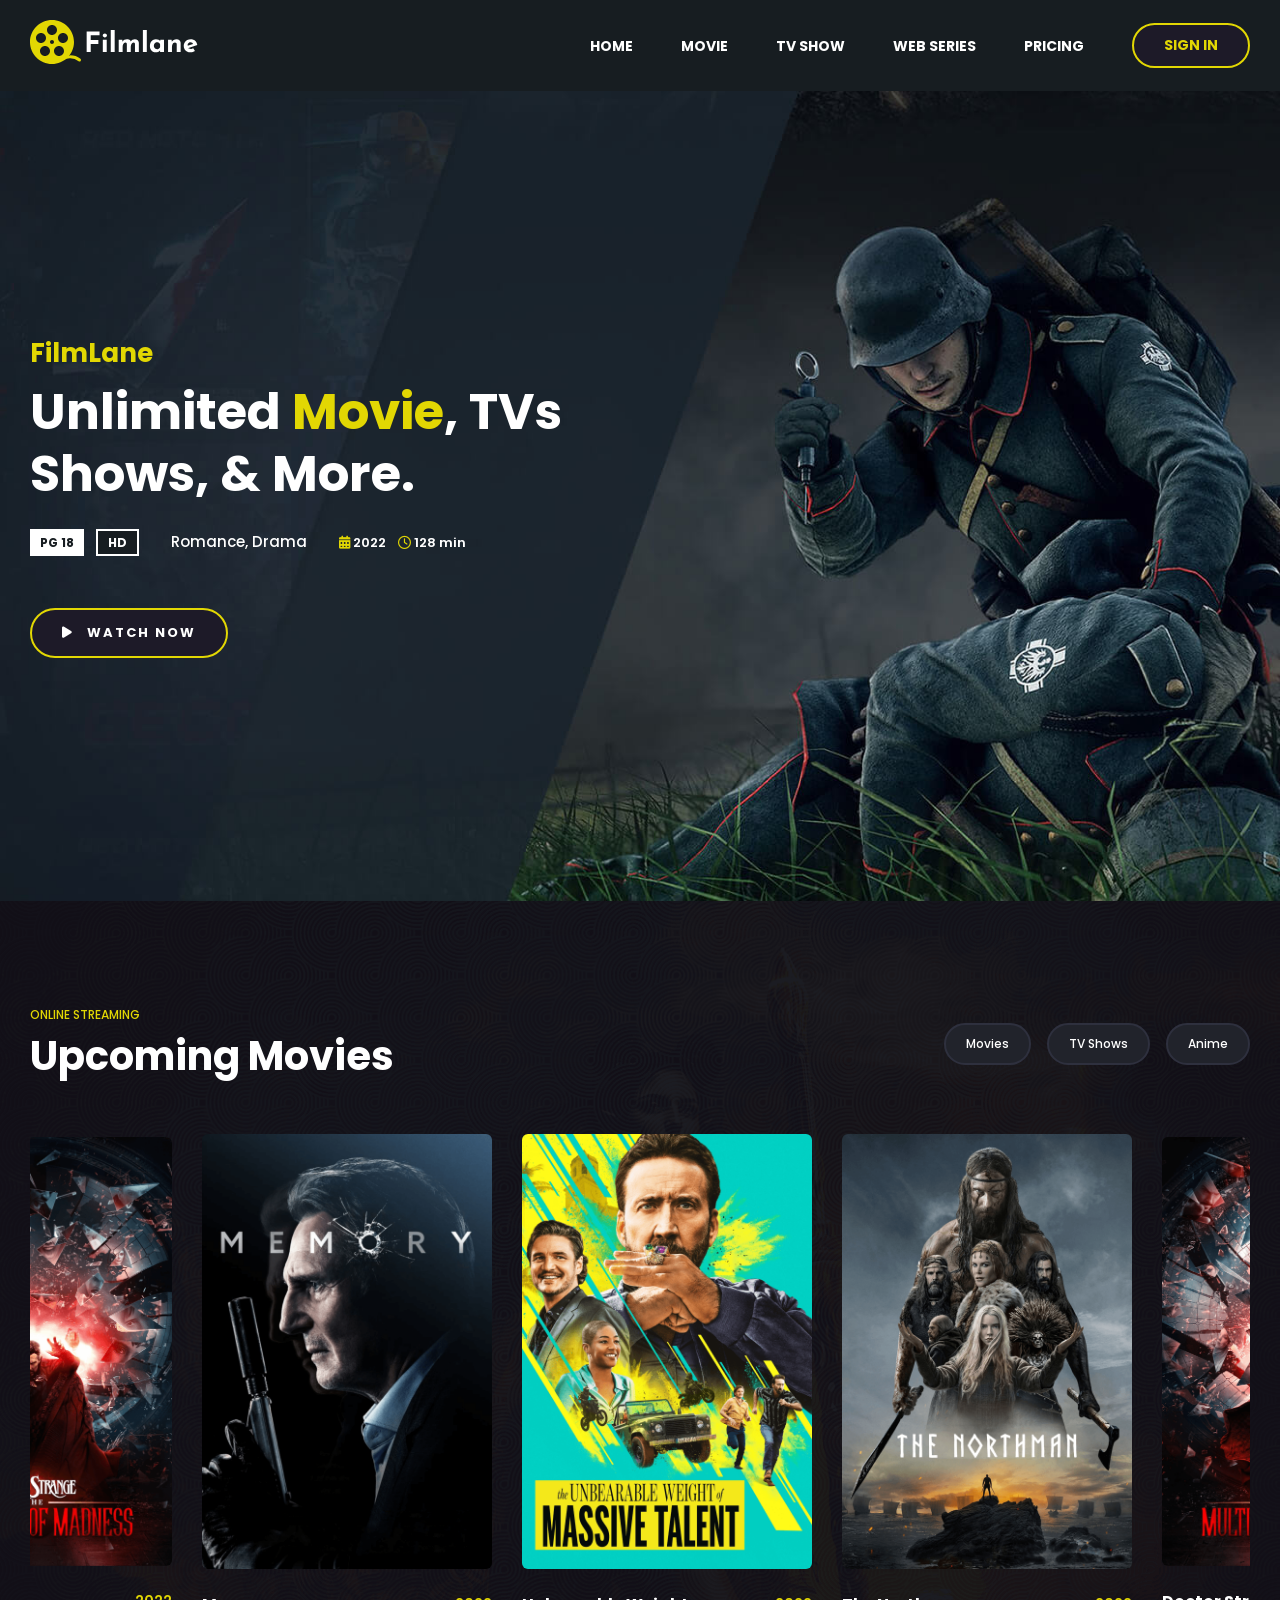
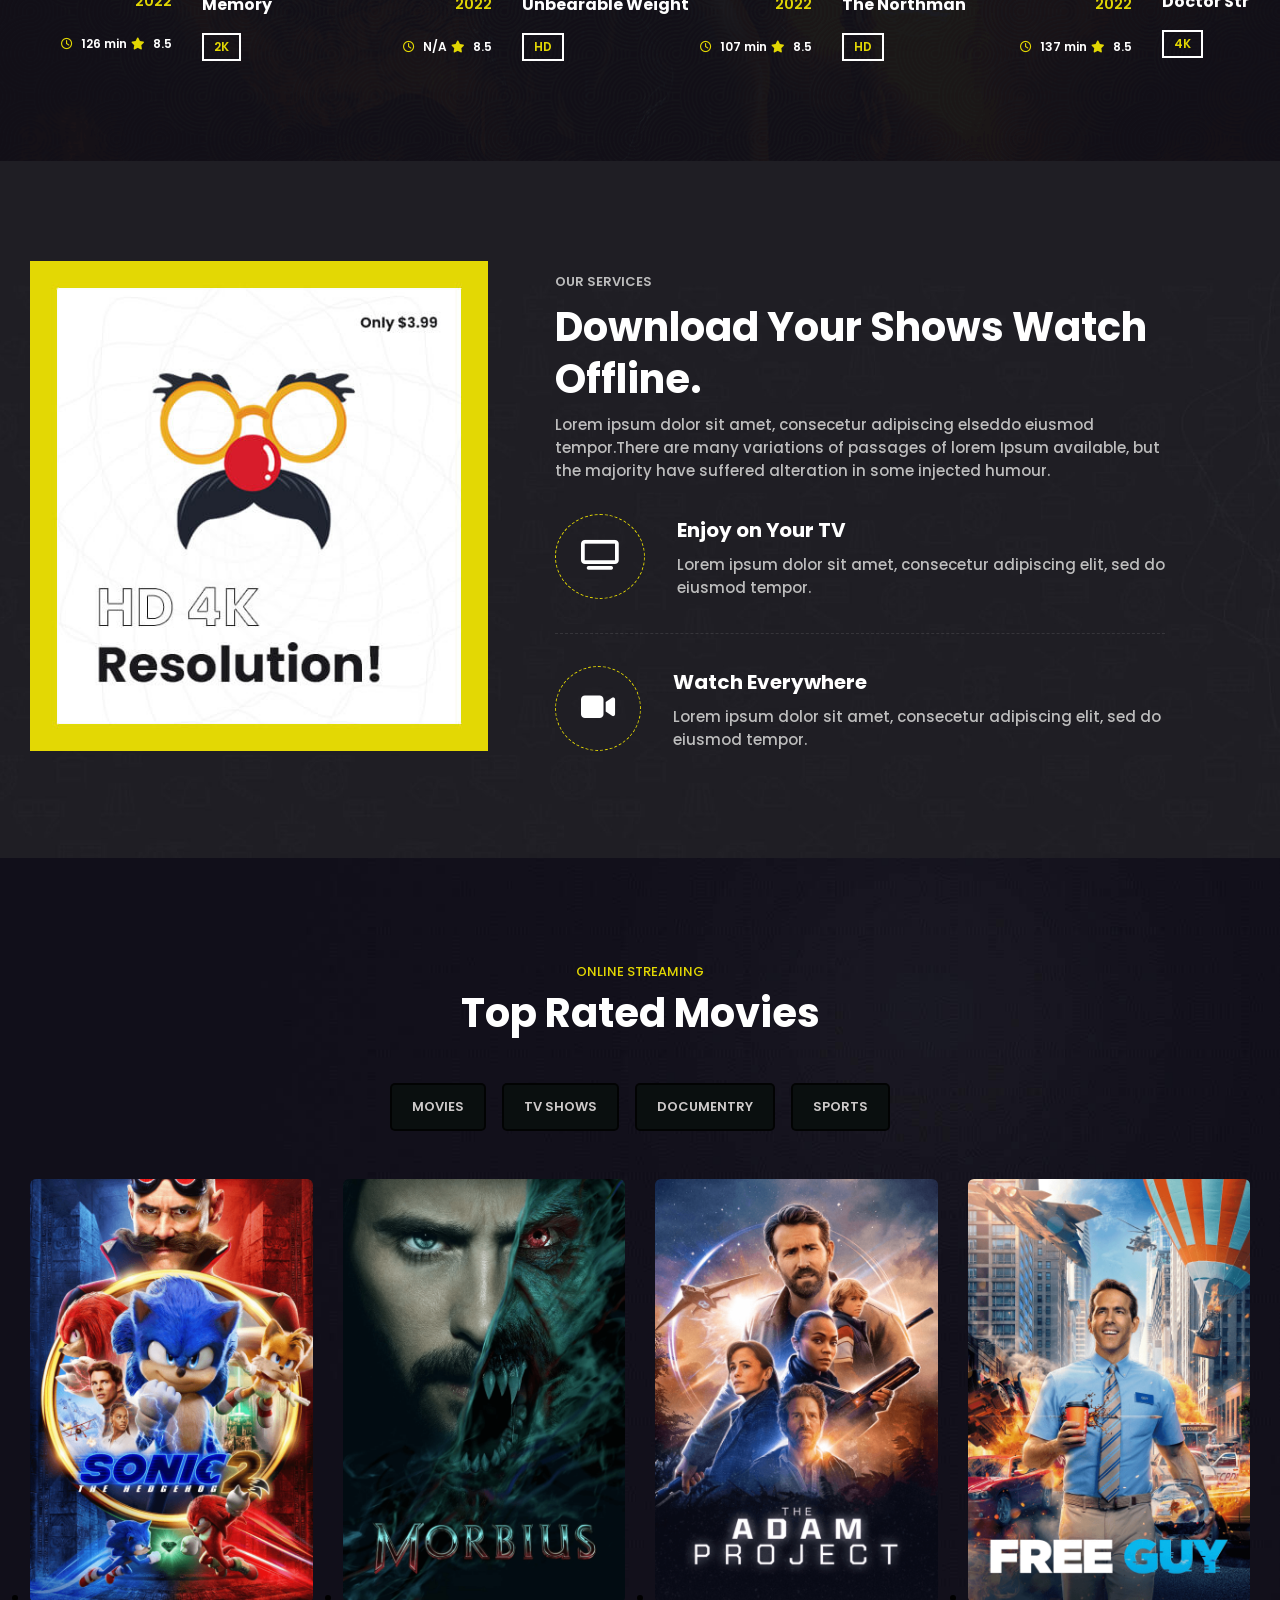
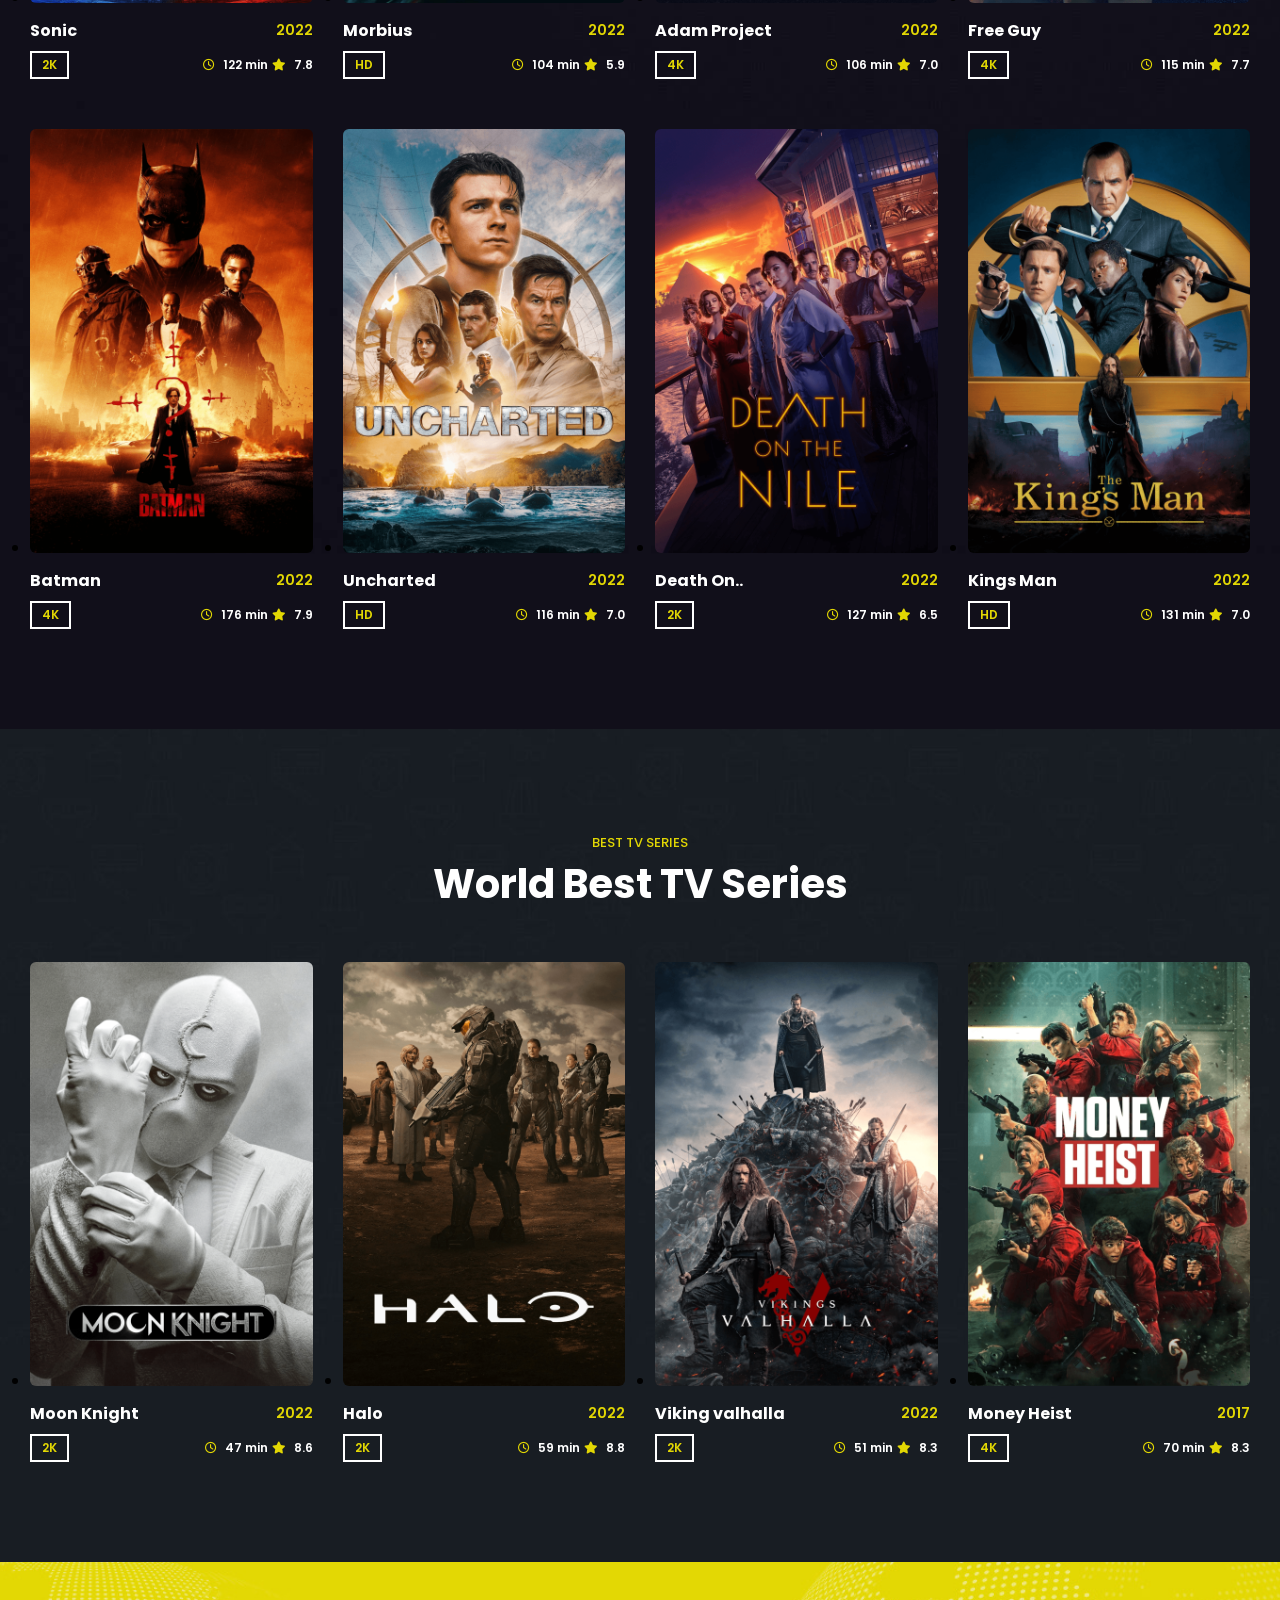
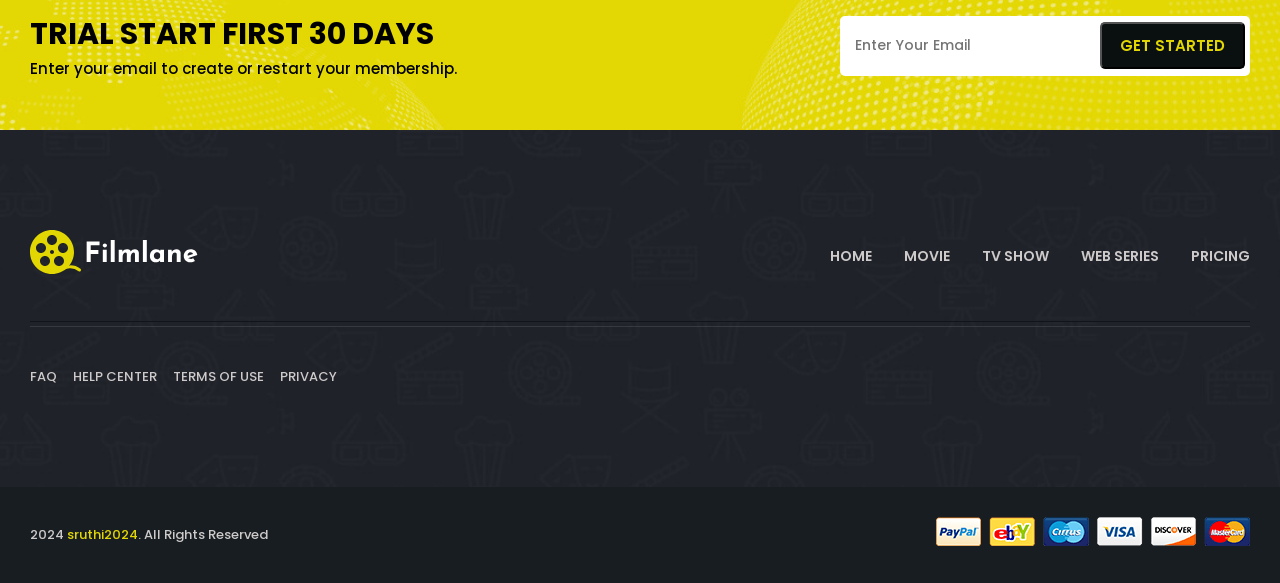
<file: index.html>
<!DOCTYPE html>
<html lang="en">
  <head>
    <meta charset="UTF-8" />
    <meta http-equiv="X-UA-Compatible" content="IE=edge" />
    <meta name="viewport" content="width=device-width, initial-scale=1.0" />
    <title>FilmLane - Movie Streaming Website</title>
    <link rel="stylesheet" href="css/style.css" />

    <!--- google font link-->
    <link rel="preconnect" href="https://fonts.googleapis.com" />
    <link rel="preconnect" href="https://fonts.gstatic.com" crossorigin />
    <link
      href="https://fonts.googleapis.com/css2?family=Poppins:wght@400;500;600;700&display=swap"
      rel="stylesheet"
    />

    <!-- Fontawesome Link for Icons -->
    <link
      rel="stylesheet"
      href="https://cdnjs.cloudflare.com/ajax/libs/font-awesome/6.3.0/css/all.min.css"
    />
  </head>
  <body>
    <!-- navbar starts -->
    <header>
      <nav class="navbar">
        <div class="logo">
          <a href=""><img src="images/logo.svg" alt="" /></a>
        </div>
        <ul class="nav-list">
          <div class="logo">
            <a href=""><img src="images/logo.svg" alt=""></a>
            <button class="close"><i class="fa-solid fa-xmark"></i></button>
          </div>
          <li class="home"><a href="">home</a></li>
          <li><a href="">movie</a></li>
          <li><a href="">tv show</a></li>
          <li><a href="">web series</a></li>
          <li><a href="">pricing</a></li>
          <button class="btn">SIGN IN</button>
        </ul>
        <div class="hamburger">
          <div class="line"></div>
          <div class="line"></div>
        </div>
      </nav>
    </header>

    <!-- hero section starts  -->
    <section class="hero">
      <div class="main">
        <div class="content">
          <p>FilmLane</p>
          <h1>Unlimited <strong>Movie</strong>, TVs Shows, & More.</h1>
          <div class="meta-wrapper">
            <div class="badge">
              <span>PG 18</span>
              <span>HD</span>
            </div>
            <div class="genre">
              <span><a href="">Romance,</a> <a href="">Drama</a></span>
            </div>
            <div class="date-time">
              <span><i class="fa-solid fa-calendar-days"></i> 2022</span>
              <span><i class="fa-regular fa-clock"></i> 128 min</span>
            </div>
          </div>
          <div class="watch-btn">
            <button><i class="fa-solid fa-play"></i> Watch Now</button>
          </div>
        </div>
      </div>
    </section>

    <!-- upcoming movie section starts  -->
    <section class="upcoming-movie">
      <div class="header">
        <div class="subtitle">
          <small>online Streaming</small>
          <h4>Upcoming Movies</h4>
        </div>
        <div class="buttons">
          <button>Movies</button>
          <button>TV Shows</button>
          <button>Anime</button>
        </div>
      </div>
      <div class="movie-card">
        <div class="wrapper">
          <ul class="movie-carousel">
            <li class="card">
              <div class="img">
                <a href="movie-detail.html"><img src="images/upcoming-1.png" alt="" /></a>
              </div>
              <div class="title">
                <a href="movie-detail.html"><h4>The Northman</h4></a>
                <span>2022</span>
              </div>
              <div class="footer">
                <span>HD</span>
                <div class="time-rating">
                  <span><i class="fa-regular fa-clock"></i> 137 min</span>
                  <span><i class="fa-solid fa-star"></i> 8.5</span>
                </div>
              </div>
            </li>
            <li class="card">
              <div class="img">
                <a href="movie-detail.html"><img src="images/upcoming-2.png" alt="" /></a>
              </div>
              <div class="title">
                <a href="movie-detail.html"><h4>Doctor Strange</h4></a>
                <span>2022</span>
              </div>
              <div class="footer">
                <span>4K</span>
                <div class="time-rating">
                  <span><i class="fa-regular fa-clock"></i> 126 min</span>
                  <span><i class="fa-solid fa-star"></i> 8.5</span>
                </div>
              </div>
            </li>
            <li class="card">
              <div class="img">
                <a href="movie-detail.html"><img src="images/upcoming-3.png" alt="" /></a>
              </div>
              <div class="title">
                <a href="movie-detail.html"><h4>Memory</h4></a>
                <span>2022</span>
              </div>
              <div class="footer">
                <span>2K</span>
                <div class="time-rating">
                  <span><i class="fa-regular fa-clock"></i> N/A</span>
                  <span><i class="fa-solid fa-star"></i> 8.5</span>
                </div>
              </div>
            </li>
            <li class="card">
              <div class="img">
                <a href="movie-detail.html"><img src="images/upcoming-4.png" alt="" /></a>
              </div>
              <div class="title">
                <a href="movie-detail.html"><h4>Unbearable Weight</h4></a>
                <span>2022</span>
              </div>
              <div class="footer">
                <span>HD</span>
                <div class="time-rating">
                  <span><i class="fa-regular fa-clock"></i> 107 min</span>
                  <span><i class="fa-solid fa-star"></i> 8.5</span>
                </div>
              </div>
            </li>
          </ul>
        </div>
      </div>
    </section>

    <!-- service section starts -->
    <section class="service">
      <div class="main">
        <div class="img">
          <img src="images/service-banner.jpg" alt="" />
        </div>
        <div class="content">
          <small>our services</small>
          <h4>Download Your Shows Watch Offline.</h4>
          <p>
            Lorem ipsum dolor sit amet, consecetur adipiscing elseddo eiusmod
            tempor.There are many variations of passages of lorem Ipsum
            available, but the majority have suffered alteration in some
            injected humour.
          </p>
          <ul class="list">
            <li>
              <div class="service-card">
                <div class="img">
                  <div class="icon">
                    <i class="fa-solid fa-tv"></i>
                  </div>
                </div>
                <div class="service-content">
                  <h5>Enjoy on Your TV</h5>
                  <p>
                    Lorem ipsum dolor sit amet, consecetur adipiscing elit, sed
                    do eiusmod tempor.
                  </p>
                </div>
              </div>
            </li>
            <hr />
            <li>
              <div class="service-card">
                <div class="img">
                  <div class="icon">
                    <i class="fa-solid fa-video"></i>
                  </div>
                </div>
                <div class="service-content">
                  <h5>Watch Everywhere</h5>
                  <p>
                    Lorem ipsum dolor sit amet, consecetur adipiscing elit, sed
                    do eiusmod tempor.
                  </p>
                </div>
              </div>
            </li>
          </ul>
        </div>
      </div>
    </section>

    <!-- top movie section start  -->
    <section class="top-movie same">
      <div class="header">
        <small>online streaming</small>
        <h4>Top Rated Movies</h4>
      </div>
      <div class="top-movie-main">
        <div class="buttons">
          <button>movies</button>
          <button>tv shows</button>
          <button>documentry</button>
          <button>sports</button>
        </div>
        <div class="movie-card">
          <ul class="wrapper">
            <li class="card">
              <div class="img">
                <a href="movie-detail.html"><img src="images/movie-1.png" alt="" /></a>
              </div>
              <div class="title">
                <a href="movie-detail.html"><h4>Sonic</h4></a>
                <span>2022</span>
              </div>
              <div class="footer">
                <span>2K</span>
                <div class="time-rating">
                  <span><i class="fa-regular fa-clock"></i> 122 min</span>
                  <span><i class="fa-solid fa-star"></i> 7.8</span>
                </div>
              </div>
            </li>
            <li class="card">
              <div class="img">
                <a href="movie-detail.html"><img src="images/movie-2.png" alt="" /></a>
              </div>
              <div class="title">
                <a href="movie-detail.html"><h4>Morbius</h4></a>
                <span>2022</span>
              </div>
              <div class="footer">
                <span>HD</span>
                <div class="time-rating">
                  <span><i class="fa-regular fa-clock"></i> 104 min</span>
                  <span><i class="fa-solid fa-star"></i> 5.9</span>
                </div>
              </div>
            </li>
            <li class="card">
              <div class="img">
                <a href="movie-detail.html"><img src="images/movie-3.png" alt="" /></a>
              </div>
              <div class="title">
                <a href="movie-detail.html"><h4>Adam Project</h4></a>
                <span>2022</span>
              </div>
              <div class="footer">
                <span>4K</span>
                <div class="time-rating">
                  <span><i class="fa-regular fa-clock"></i> 106 min</span>
                  <span><i class="fa-solid fa-star"></i> 7.0</span>
                </div>
              </div>
            </li>
            <li class="card">
              <div class="img">
                <a href="movie-detail.html"><img src="images/movie-4.png" alt="" /></a>
              </div>
              <div class="title">
                <a href="movie-detail.html"><h4>Free Guy</h4></a>
                <span>2022</span>
              </div>
              <div class="footer">
                <span>4K</span>
                <div class="time-rating">
                  <span><i class="fa-regular fa-clock"></i> 115 min</span>
                  <span><i class="fa-solid fa-star"></i> 7.7</span>
                </div>
              </div>
            </li>
            <li class="card">
              <div class="img">
                <a href="movie-detail.html"><img src="images/movie-5.png" alt="" /></a>
              </div>
              <div class="title">
                <a href="movie-detail.html"><h4>Batman</h4></a>
                <span>2022</span>
              </div>
              <div class="footer">
                <span>4K</span>
                <div class="time-rating">
                  <span><i class="fa-regular fa-clock"></i> 176 min</span>
                  <span><i class="fa-solid fa-star"></i> 7.9</span>
                </div>
              </div>
            </li>
            <li class="card">
              <div class="img">
                <a href="movie-detail.html"><img src="images/movie-6.png" alt="" /></a>
              </div>
              <div class="title">
                <a href="movie-detail.html"><h4>Uncharted</h4></a>
                <span>2022</span>
              </div>
              <div class="footer">
                <span>HD</span>
                <div class="time-rating">
                  <span><i class="fa-regular fa-clock"></i> 116 min</span>
                  <span><i class="fa-solid fa-star"></i> 7.0</span>
                </div>
              </div>
            </li>
            <li class="card">
              <div class="img">
                <a href="movie-detail.html"><img src="images/movie-7.png" alt="" /></a>
              </div>
              <div class="title">
                <a href="movie-detail.html"><h4>Death On..</h4></a>
                <span>2022</span>
              </div>
              <div class="footer">
                <span>2K</span>
                <div class="time-rating">
                  <span><i class="fa-regular fa-clock"></i> 127 min</span>
                  <span><i class="fa-solid fa-star"></i> 6.5</span>
                </div>
              </div>
            </li>
            <li class="card">
              <div class="img">
                <a href="movie-detail.html"><img src="images/movie-8.png" alt="" /></a>
              </div>
              <div class="title">
                <a href="movie-detail.html"><h4>Kings Man</h4></a>
                <span>2022</span>
              </div>
              <div class="footer">
                <span>HD</span>
                <div class="time-rating">
                  <span><i class="fa-regular fa-clock"></i> 131 min</span>
                  <span><i class="fa-solid fa-star"></i> 7.0</span>
                </div>
              </div>
            </li>
          </ul>
        </div>
      </div>
    </section>

    <!-- tvs series section starts  -->
    <section class="tv-series same">
      <div class="header">
        <small>best tv series</small>
        <h4>World Best TV Series</h4>
      </div>
      <div class="movie-card">
        <ul class="wrapper">
          <li class="card">
            <div class="img">
              <a href="movie-detail.html"><img src="images/series-1.png" alt="" /></a>
            </div>
            <div class="title">
              <a href="movie-detail.html"><h4>Moon Knight</h4></a>
              <span>2022</span>
            </div>
            <div class="footer">
              <span>2K</span>
              <div class="time-rating">
                <span><i class="fa-regular fa-clock"></i> 47 min</span>
                <span><i class="fa-solid fa-star"></i> 8.6</span>
              </div>
            </div>
          </li>
          <li class="card">
            <div class="img">
              <a href="movie-detail.html"><img src="images/series-2.png" alt="" /></a>
            </div>
            <div class="title">
              <a href="movie-detail.html"><h4>Halo</h4></a>
              <span>2022</span>
            </div>
            <div class="footer">
              <span>2K</span>
              <div class="time-rating">
                <span><i class="fa-regular fa-clock"></i> 59 min</span>
                <span><i class="fa-solid fa-star"></i> 8.8</span>
              </div>
            </div>
          </li>
          <li class="card">
            <div class="img">
              <a href="movie-detail.html"><img src="images/series-3.png" alt="" /></a>
            </div>
            <div class="title">
              <a href="movie-detail.html"><h4>Viking valhalla</h4></a>
              <span>2022</span>
            </div>
            <div class="footer">
              <span>2K</span>
              <div class="time-rating">
                <span><i class="fa-regular fa-clock"></i> 51 min</span>
                <span><i class="fa-solid fa-star"></i> 8.3</span>
              </div>
            </div>
          </li>
          <li class="card">
            <div class="img">
              <a href="movie-detail.html"><img src="images/series-4.png" alt="" /></a>
            </div>
            <div class="title">
              <a href="movie-detail.html"><h4>Money Heist</h4></a>
              <span>2017</span>
            </div>
            <div class="footer">
              <span>4K</span>
              <div class="time-rating">
                <span><i class="fa-regular fa-clock"></i> 70 min</span>
                <span><i class="fa-solid fa-star"></i> 8.3</span>
              </div>
            </div>
          </li>
        </ul>
      </div>
    </section>

    <!-- trial section starts  -->
    <section class="trial">
      <div class="main">
        <div class="content">
          <h4>trial start first 30 days</h4>
          <p>Enter your email to create or restart your membership.</p>
        </div>
        <div class="form">
          <div class="input">
            <input type="email" placeholder="Enter Your Email">
            <button>get started</button>
          </div>
        </div>
      </div>
    </section>

    <!-- footer section start -->
    <footer>
      <div class="main">
        <div class="footer-top">
          <nav>
            <div class="logo">
              <img src="images/logo.svg" alt="">
            </div>
            <ul class="list">
              <li><a href="">home</a></li>
              <li><a href="">movie</a></li>
              <li><a href="">tv show</a></li>
              <li><a href="">web series</a></li>
              <li><a href="">pricing</a></li>
            </ul>
          </nav>
          <hr>
          <div class="links">
            <div class="text-links">
              <a href="">faq</a>
              <a href="">help center</a>
              <a href="">terms of use</a>
              <a href="">privacy</a>
            </div>
            
          </div>
        </div>
        <div class="footer-bottom">
          <div class="copyright">
            <p> 2024 <a href="">sruthi2024</a>. All Rights Reserved</p>
          </div>
          <div class="img">
            <img src="images/footer-bottom-img.png" alt="">
          </div>
        </div>
      </div>
    </footer>

    <button class="back-to-top"><i class="fa-solid fa-chevron-up"></i></button>

    <script src="js/script.js"></script>
    <script src="js/navbar.js"></script>
  </body>
</html>
</file>
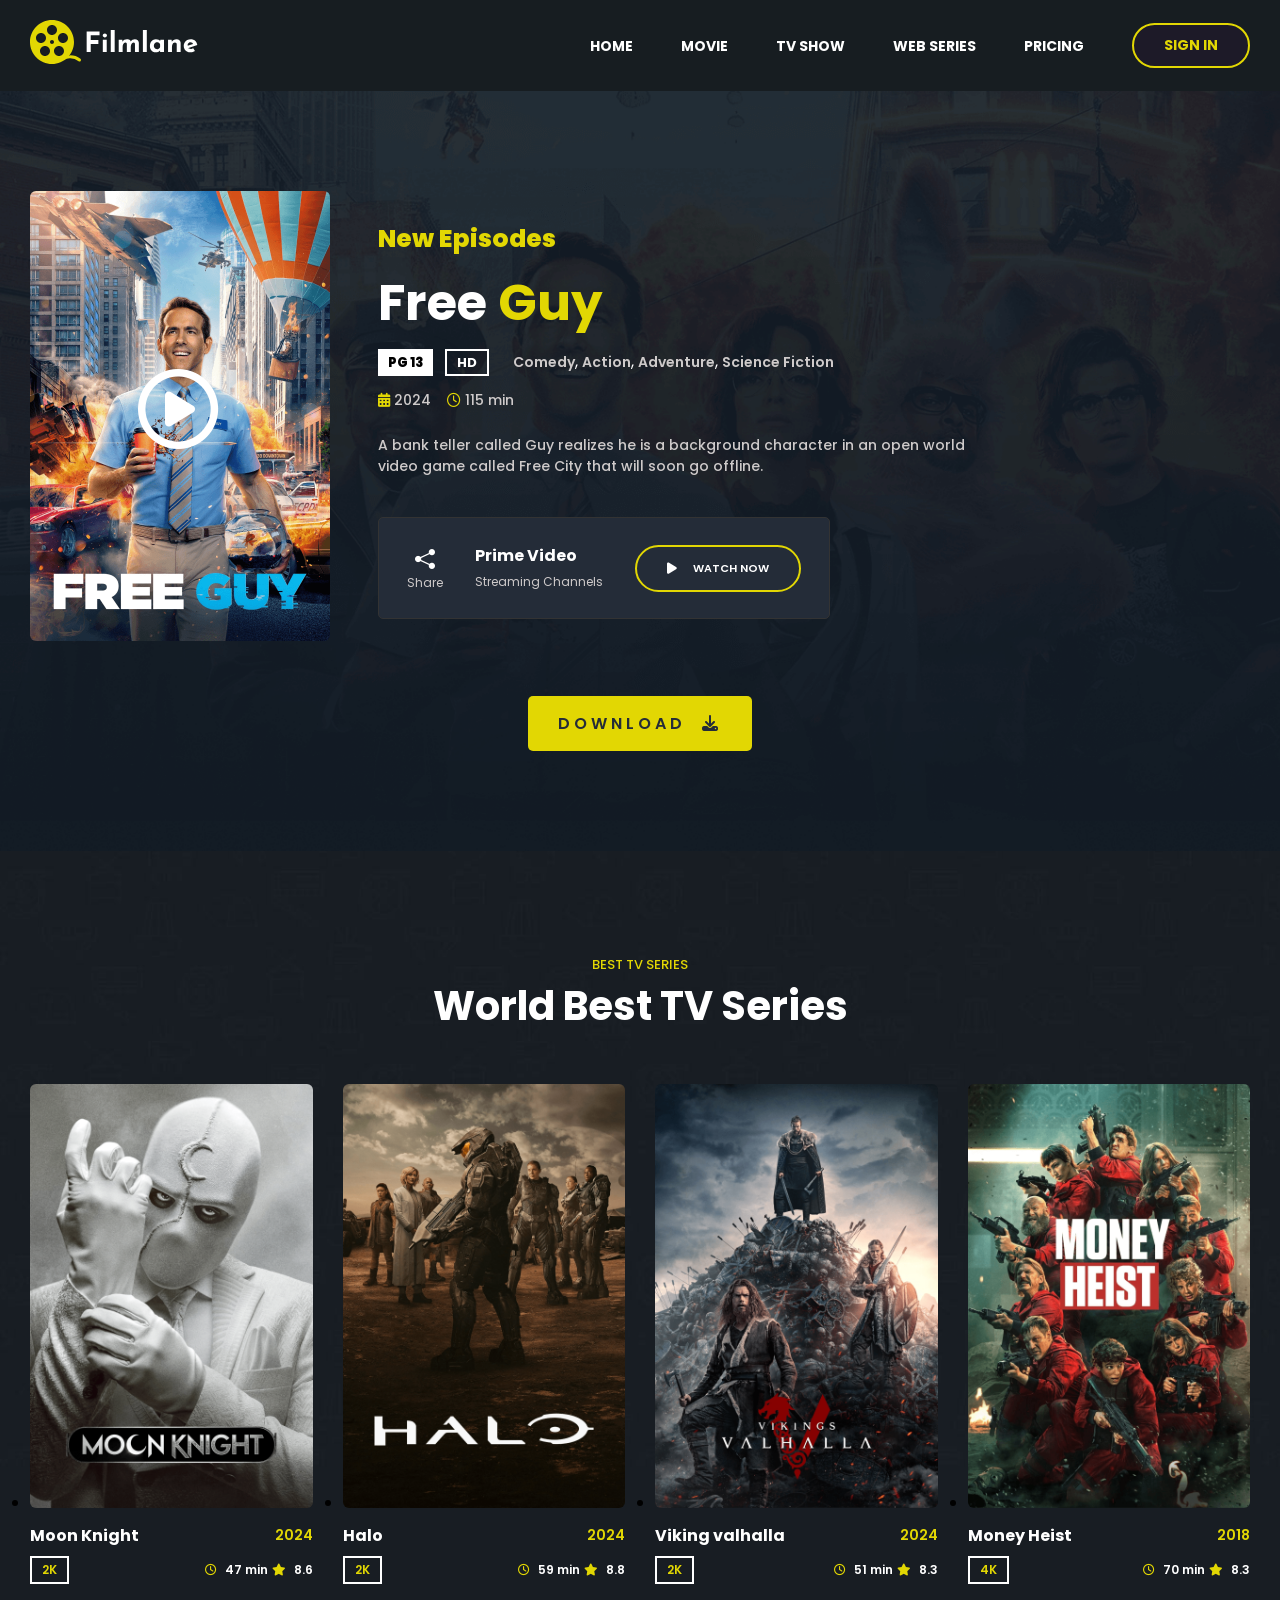
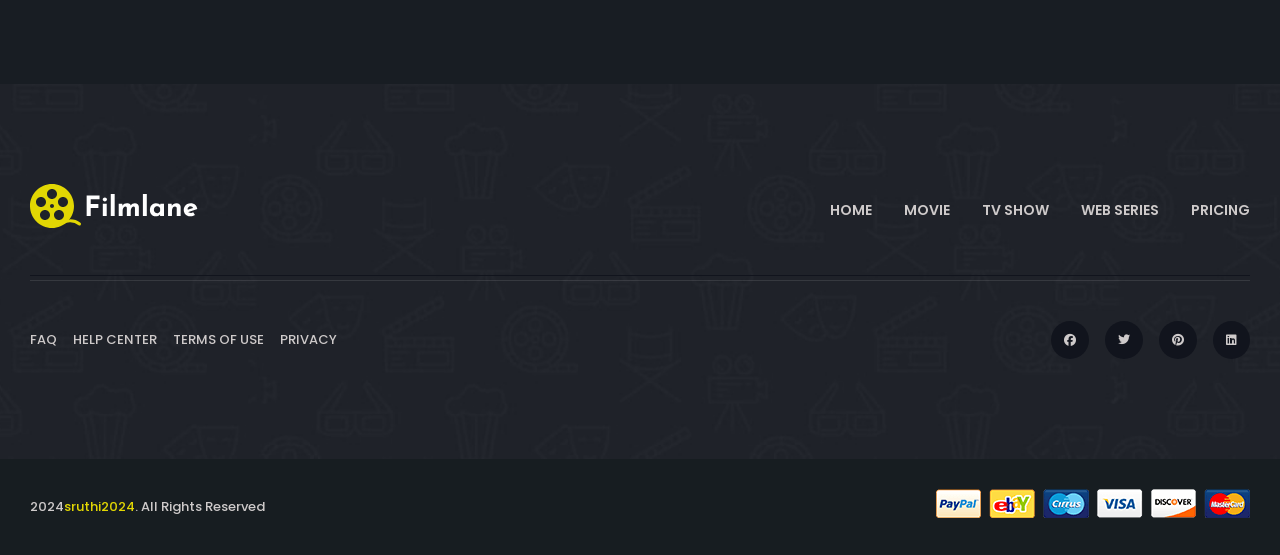
<file: movie-detail.html>
<!DOCTYPE html>
<html lang="en">
  <head>
    <meta charset="UTF-8" />
    <meta http-equiv="X-UA-Compatible" content="IE=edge" />
    <meta name="viewport" content="width=device-width, initial-scale=1.0" />
    <title>Movie Detail Page</title>
    <link rel="stylesheet" href="css/style.css" />
    <link rel="stylesheet" href="css/movie.css">

    <!--- google font link-->
    <link rel="preconnect" href="https://fonts.googleapis.com" />
    <link rel="preconnect" href="https://fonts.gstatic.com" crossorigin />
    <link
      href="https://fonts.googleapis.com/css2?family=Poppins:wght@400;500;600;700&display=swap"
      rel="stylesheet"
    />

    <link rel="stylesheet" href="https://cdn.jsdelivr.net/npm/bootstrap-icons@1.10.5/font/bootstrap-icons.css">

    <!-- Fontawesome Link for Icons -->
    <link
      rel="stylesheet"
      href="https://cdnjs.cloudflare.com/ajax/libs/font-awesome/6.3.0/css/all.min.css"
    />
  </head>
  <body>
    <!-- navbar starts -->
    <header>
      <nav class="navbar">
        <div class="logo">
          <a href=""><img src="images/logo.svg" alt="" /></a>
        </div>
        <ul class="nav-list">
          <div class="logo">
            <a href=""><img src="images/logo.svg" alt=""></a>
            <button class="close"><i class="fa-solid fa-xmark"></i></button>
          </div>
          <li class="home"><a href="">home</a></li>
          <li><a href="">movie</a></li>
          <li><a href="">tv show</a></li>
          <li><a href="">web series</a></li>
          <li><a href="">pricing</a></li>
          <button class="btn">SIGN IN</button>
        </ul>
        <div class="hamburger">
          <div class="line"></div>
          <div class="line"></div>
        </div>
      </nav>
    </header>

    <!-- movie-detail section start  -->
    <section class="movie-detail">
        <div class="main">
            <div class="img">
                <a href=""><img src="images/movie-4.png" alt=""></a>
                <i class="fa-regular fa-circle-play"></i>
            </div>
            <div class="content">
                <strong>New Episodes</strong>
                <h4>Free <span>Guy</span></h4>
                <div class="badge-genre">
                    <div class="badge">
                        <span>PG 13</span>
                        <span>HD</span>
                    </div>
                    <div class="genre">
                        <a href="">Comedy</a>,
                        <a href="">Action</a>,
                        <a href="">Adventure</a>,
                        <a href="">Science Fiction</a>
                    </div>
                </div>
                <div class="date-time">
                    <span><i class="fa-solid fa-calendar-days"></i> 2024</span>
                    <span><i class="fa-regular fa-clock"></i> 115 min</span>
                </div>
                <p>A bank teller called Guy realizes he is a background character in an open world video game called Free City that will soon go offline.</p>
                <div class="detail-actions">
                  <button>
                    <i class="bi bi-share-fill"></i>
                    <span>Share</span>
                  </button>
                  <div class="prime">
                    <h5>Prime Video</h5>
                    <small>Streaming Channels</small>
                  </div>
                  <div class="btn">
                    <button><i class="fa-solid fa-play"></i> Watch Now</button>
                  </div>
                </div>
            </div>
        </div>
        <div class="download-btn">
            <a href="images/movie-4.png" download>download <i class="fa-solid fa-download"></i></a>
        </div>
    </section>

    <!-- tvs series section starts  -->
    <section class="tv-series same">
      <div class="header">
        <small>best tv series</small>
        <h4>World Best TV Series</h4>
      </div>
      <div class="movie-card">
        <ul class="wrapper">
          <li class="card">
            <div class="img">
              <a href=""><img src="images/series-1.png" alt="" /></a>
            </div>
            <div class="title">
              <a href=""><h4>Moon Knight</h4></a>
              <span>2024</span>
            </div>
            <div class="footer">
              <span>2K</span>
              <div class="time-rating">
                <span><i class="fa-regular fa-clock"></i> 47 min</span>
                <span><i class="fa-solid fa-star"></i> 8.6</span>
              </div>
            </div>
          </li>
          <li class="card">
            <div class="img">
              <a href=""><img src="images/series-2.png" alt="" /></a>
            </div>
            <div class="title">
              <a href=""><h4>Halo</h4></a>
              <span>2024</span>
            </div>
            <div class="footer">
              <span>2K</span>
              <div class="time-rating">
                <span><i class="fa-regular fa-clock"></i> 59 min</span>
                <span><i class="fa-solid fa-star"></i> 8.8</span>
              </div>
            </div>
          </li>
          <li class="card">
            <div class="img">
              <a href=""><img src="images/series-3.png" alt="" /></a>
            </div>
            <div class="title">
              <a href=""><h4>Viking valhalla</h4></a>
              <span>2024</span>
            </div>
            <div class="footer">
              <span>2K</span>
              <div class="time-rating">
                <span><i class="fa-regular fa-clock"></i> 51 min</span>
                <span><i class="fa-solid fa-star"></i> 8.3</span>
              </div>
            </div>
          </li>
          <li class="card">
            <div class="img">
              <a href=""><img src="images/series-4.png" alt="" /></a>
            </div>
            <div class="title">
              <a href=""><h4>Money Heist</h4></a>
              <span>2018</span>
            </div>
            <div class="footer">
              <span>4K</span>
              <div class="time-rating">
                <span><i class="fa-regular fa-clock"></i> 70 min</span>
                <span><i class="fa-solid fa-star"></i> 8.3</span>
              </div>
            </div>
          </li>
        </ul>
      </div>
    </section>

    <!-- footer section start -->
    <footer>
      <div class="main">
        <div class="footer-top">
          <nav>
            <div class="logo">
              <img src="images/logo.svg" alt="" />
            </div>
            <ul class="list">
              <li><a href="">home</a></li>
              <li><a href="">movie</a></li>
              <li><a href="">tv show</a></li>
              <li><a href="">web series</a></li>
              <li><a href="">pricing</a></li>
            </ul>
          </nav>
          <hr />
          <div class="links">
            <div class="text-links">
              <a href="">faq</a>
              <a href="">help center</a>
              <a href="">terms of use</a>
              <a href="">privacy</a>
            </div>
            <div class="social-links">
              <a href=""><i class="fa-brands fa-facebook"></i></a>
              <a href=""><i class="fa-brands fa-twitter"></i></a>
              <a href=""><i class="fa-brands fa-pinterest"></i></a>
              <a href=""><i class="fa-brands fa-linkedin"></i></a>
            </div>
          </div>
        </div>
        <div class="footer-bottom">
          <div class="copyright">
            <p>2024<a href="">sruthi2024</a>. All Rights Reserved</p>
          </div>
          <div class="img">
            <img src="images/footer-bottom-img.png" alt="" />
          </div>
        </div>
      </div>
    </footer>
    <script src="js/script.js"></script>
    <script src="js/navbar.js"></script>

  </body>
</html>
</file>
<file: css/style.css>
*{
    padding: 0;
    margin: 0;
    font-family: 'Poppins',sans-serif;
}

.navbar{
    background-color: #171d21;
    display: flex;
    align-items: center;
    justify-content: space-between;
    padding: 20px 30px;
}
.navbar ul{
    display: flex;
    align-items: center;
    gap: 3rem;
}
.navbar ul li{
    list-style: none;
}
.navbar ul li a{
    text-decoration: none;
    color: #fff;
    text-transform: uppercase;
    font-weight: 700;
    font-size: 14px;
    transition: 0.3s ease-in-out;
}
.navbar ul li a:hover{
    color: #e2d703;
}
.navbar ul .btn{
    border: 2px solid #e2d703;
    color: #e2d703;
    padding: 10px 30px;
    border-radius: 30px;
    font-size: 14px;
    font-weight: 700;
    background-color: #1d1a28;
    transition: 0.3s ease-in-out;
    cursor: pointer;
}
.navbar ul .btn:is(:hover, :focus) {
    background: #e2d703;
    color: #1d1a28;
}
.nav-list .logo{
    display: none;
    align-items: center;
    justify-content: space-around;
    padding-top: 20px;
}
.nav-list .logo .close{
    background-color: transparent;
    color: #fff;
    font-size: 20px;
    border: none;
}
.hamburger{
    display: none;
    flex-direction: column;
    align-items: center;
    gap: 0.3rem;
    cursor: pointer;
}
.hamburger .line{
    width: 25px;
    height: 3px;
    border-radius: 5px;
    background-color: #fff;
}
.hero{
    background: url(../images/hero-bg.jpg) no-repeat;
    background-size: cover;
    background-position: right;
    height: 90vh;   
    max-height: 1000px;
    display: flex;
    justify-content: flex-start;
    align-items: center;
    padding: 0px 30px;
}
.hero .main .content{
    max-width: 60%;
}
.hero .main .content p{
    font-size: 26px;
    font-weight: 700;
    color: #e2d703;
    margin-bottom: 0.5rem;
}
.hero .content h1{
    font-size: 50px;
    color: #fff;
    line-height: 62px;
}
.hero .content strong{
    color: #e2d703;
}
.hero .meta-wrapper{
    display: flex;
    align-items: center;
    flex-wrap: wrap;
    gap: 2rem;
    margin-top: 1.5rem;
}
.hero .meta-wrapper .badge span:nth-child(1){
    background-color: #fff;
    color: #171d21;
    font-weight: 700;
    padding: 5px 10px;
    font-size: 12px;
    margin-right: 0.5rem;
}
.hero .meta-wrapper .badge span:nth-child(2){
    background-color: #171d21;
    color: #fff;
    border: 2px solid #fff;
    font-weight: 700;
    padding: 3px 10px;
    font-size: 12px;
}
.hero .meta-wrapper .genre a{
    text-decoration: none;
    color: #fff;
    font-size: 15px;
    font-weight: 500;
    transition: 0.3s ease-in-out;
}
.hero .meta-wrapper .genre a:hover{
    color: #e2d703;
}
.hero .meta-wrapper .date-time span{
    color: #fff;
    font-size: 13px;
    font-weight: 600;
}
.hero .meta-wrapper .date-time span:nth-child(1){
    margin-right: 0.5rem;
}
.hero .date-time i{
    color: #e2d703;
}
.hero .watch-btn{
    margin-top: 3.4rem;
}
.hero .watch-btn i{
    margin-right: 0.5rem;
}
.hero .content .watch-btn button{
    border: 2px solid #e2d703;
    color: #fff;
    padding: 13px 30px;
    border-radius: 30px;
    text-transform: uppercase;
    letter-spacing: 2px;
    font-size: 13px;
    font-weight: 700;
    background-color: #1d1a28;
    transition: 0.3s ease-in-out;
    cursor: pointer;
}
.hero .content .watch-btn button:is(:hover, :focus) {
    background: #e2d703;
    color: #1d1a28;
}
.upcoming-movie{
    background: url(../images/upcoming-bg.png) no-repeat;
    background-size: cover;
    background-position: center;
    padding: 100px 30px;
}
.upcoming-movie .header{
    display: flex;
    align-items: center;
    justify-content: space-between;
}
.upcoming-movie .header .subtitle small{
    font-size: 12px;
    color: #e2d703;
    text-transform: uppercase;
    font-weight: 500;
}
.upcoming-movie .header .subtitle h4{
    font-size: 40px;
    color: #fff;
}
.upcoming-movie .header .buttons{
    display: flex;
    gap: 1rem;
}
.upcoming-movie .header .buttons button{
    color: #fff;
    background-color: #21232b;
    font-weight: 500;
    font-size: 12px;
    padding: 10px 20px;
    border-radius: 30px;
    border: 2px solid #2e303e;
    cursor: pointer;
    transition: 0.3s ease-in-out;
}
.upcoming-movie .header .buttons button:focus{
    border: 2px solid #e2d703;
}

.upcoming-movie .movie-card{
    display: flex;
    align-items: center;
    justify-content: center;
    margin-top: 3rem;
}
.wrapper {
    width: 100%;
    position: relative;
  }
  
  .wrapper .movie-carousel{
    display: grid;
    grid-auto-flow: column;
    grid-auto-columns: calc((100% / 3) - 15px);
    overflow-x: auto;
    scroll-snap-type: x mandatory;
    gap: 30px;
    border-radius: 8px;
    scroll-behavior: smooth;
    scrollbar-width: none;
  }
  .movie-carousel::-webkit-scrollbar {
    display: none;
  }
  .movie-carousel.no-transition {
    scroll-behavior: auto;
  }
  .movie-carousel.dragging {
    scroll-snap-type: none;
    scroll-behavior: auto;
  }
  .movie-carousel.dragging .card {
    cursor: grab;
    user-select: none;
  }
  .movie-carousel :where(.card) {
    display: flex;
    justify-content: center;
    align-items: center;
  }
  .movie-carousel .card {
    scroll-snap-align: start;
    list-style: none;
    background: transparent;
    flex-direction: column;
    align-items: flex-start;
    gap: 0.5rem;
  }
.movie-carousel .card .img img{
    width: 100%;
    object-fit: cover;
    border-radius: 10px;
}
.movie-carousel .card .title{
    display: flex;
    justify-content: space-between;
    align-items: center;
    margin-top: 0.5rem;
    width: 100%;
}
.movie-carousel .card .title a{
    color: #fff;
    text-decoration: none;
    transition: 0.3s ease-in-out;
}
.movie-carousel .card .title a:hover{
    color: #e2d703;
}
.movie-carousel .card .title span{
    color: #e2d703;
    font-weight: 600;
    font-size: 14px;
}
.movie-carousel .card .footer{
    width: 100%;
    display: flex;
    justify-content: space-between;
    margin-top: 0.5rem;
}
.movie-carousel .card .footer span{
    color: #e2d703;
    padding: 3px 10px;
    border: 2px solid #fff;
    font-size: 12px;
    font-weight: 600;

}
.movie-carousel .card .footer .time-rating span{
    color: #fff;
    padding: 0px;
    border: none;
}
.movie-carousel .card .footer .time-rating i{
    color: #e2d703;
    margin-right: 0.3rem;
}

.service{
    background: url(../images/service-bg.jpg) no-repeat;
    background-position: center;
    background-size: cover;
    padding: 100px 30px;
}
.service .main{
    display: flex;
    align-items: center;
    gap: 1rem;
}
.service .main .img img{
    width: 90%;
}
.service .content {
    width: 50%;
}
.service .content small{
    font-size: 13px;
    color: #bdbdbd;
    text-transform: uppercase;
    font-weight: 600;
}
.service .content h4{
    font-size: 40px;
    color: #fff;
    line-height: 52px;
    margin: 0.5rem 0rem;
}
.service .content p{
    color: #bdbdbd;
    font-size: 15px;
    font-weight: 500;
}
.service .content ul{
    margin-top: 2rem;
}
.service .content ul li{
    list-style: none;
    margin-top: 1rem;
}
.service .content li .service-card{
    display: flex;
    align-items: center;
    gap: 2rem;
}

.service li .service-card .img{
    border: 1px dashed #e2d703;
    padding: 5px;
    border-radius: 50%;
}
.service hr{
    border: none;
    border-bottom: 1px dashed hsla(0, 0%, 100%, 0.1);
    height: 2px;
    outline: none;
    margin-top: 2rem;
    margin-bottom: 2rem;
}
.service li .service-card .icon{
    background-color: transparent;
    padding: 20px;
    border-radius: 50%;
    transition: 0.3s ease-in-out;
}
.service li .service-card i{
    color: #fff;
    font-size: 30px;
}
.service li .service-card:hover .icon{
    background-color: #e2d703;
}
.service li .service-card h5{
    font-size: 20px;
    color: #fff;
    margin-bottom: 0.5rem;
}

.top-movie{
    background: url(../images/top-rated-bg.jpg) no-repeat;
    background-size: cover;
    padding: 100px 30px;
}
.top-movie .header,.tv-series .header{
    text-align: center;
}
.top-movie .header small,.tv-series .header small{
    color: #e2d703;
    text-transform: uppercase;
    font-size: 13px;
    font-weight: 500;
}
.top-movie .header h4,.tv-series .header h4{
    color: #fff;
    font-size: 40px;
}
.top-movie .top-movie-main .buttons{
    display: flex;
    justify-content: center;
    align-items: center;
    flex-wrap: wrap;
    gap: 1rem;
    margin-top: 2.5rem;
}
.top-movie .top-movie-main .buttons button{
    background-color: #0a0f0f;
    color: #cecaca;
    border-radius: 5px;
    font-size: 13px;
    padding: 12px 20px;
    font-weight: 600;
    cursor: pointer;
    text-transform: uppercase;
    border: 2px solid #000000cc;
    transition: 0.3s ease-in-out;
}
.top-movie .top-movie-main .buttons button:is(:hover,:focus) {
    color: #e2d703;
    text-shadow: 0 3px 25px hsl(57deg 97% 45% / 50%);
}
.same .wrapper{
    display: grid;
    grid-template-columns: repeat(3, 1fr);
    width: 100%;
    justify-content: center;
    row-gap: 50px;
    column-gap: 30px;
    margin-top: 3rem;
}
.same .wrapper .card{
    width: 100%;
}
.movie-card .card .img img{
    width: 100%;
    object-fit: cover;
    border-radius: 6px;
}
.movie-card .card .title{
    display: flex;
    justify-content: space-between;
    align-items: center;
    margin-top: 0.5rem;
    width: 100%;
}
.movie-card .card .title a{
    color: #fff;
    text-decoration: none;
    transition: 0.3s ease-in-out;
}
.movie-card .card .title a:hover{
    color: #e2d703;
}
.movie-card .card .title span{
    color: #e2d703;
    font-weight: 600;
    font-size: 14px;
}
.movie-card .card .footer{
    width: 100%;
    display: flex;
    justify-content: space-between;
    margin-top: 0.5rem;
}
.movie-card .card .footer span{
    color: #e2d703;
    padding: 3px 10px;
    border: 2px solid #fff;
    font-size: 12px;
    font-weight: 600;

}
.movie-card .card .footer .time-rating span{
    color: #fff;
    padding: 0px;
    border: none;
}
.movie-card .card .footer .time-rating i{
    color: #e2d703;
    margin-right: 0.3rem;
}

.tv-series{
    background: url(../images/tv-series-bg.jpg) no-repeat;
    background-size: cover;
    padding: 100px 30px;
}

.trial{
    background: url(../images/cta-bg.jpg) no-repeat;
    background-size: cover;
    background-position: center;
    padding: 50px 30px;
}
.trial .main{
    display: flex;
    flex-wrap: wrap;
    align-items: center;
    justify-content: space-between;
}
.trial .content h4{
    font-size: 30px;
    text-transform: uppercase;
}
.trial .content p{
    font-size: 15px;
    font-weight: 500;
}
.trial .form .input{
    background-color: #fff;
    width: 400px;
    height: 50px;
    display: flex;
    justify-content: space-between;
    align-items: center;
    padding: 5px 5px;
    border-radius: 5px;
}
.trial .form .input input{
    width: calc(100%/2);
    height: 40px;
    padding: 0px 10px;
    border: none;
    outline: none;
    font-size: 14px;
    font-weight: 500;
}
.trial .form button{
    text-transform: uppercase;
    font-size: 15px;
    padding: 10px 18px;
    background-color: #0a0f0f;
    color: #e2d703;
    font-weight: 600;
    border-radius: 5px;
    cursor: pointer;
    transition: 0.3s ease-in-out;
}
.trial .form button:hover{
    color: #0a0f0f;
    border: 2px solid #0a0f0f;
    background-color: #e2d703;
}

footer .footer-top{
    background: url(../images/footer-bg.jpg) no-repeat;
    background-size: cover;
    background-position: center;
    padding: 100px 30px;
}

.footer-top nav{
    display: flex;
    align-items: center;
    justify-content: space-between;
}
.footer-top nav ul{
    display: flex;
    flex-wrap: wrap;
    align-items: center;
    gap: 2rem;
}
.footer-top nav ul li{
    list-style: none;
}
.footer-top ul li a{
    text-decoration: none;
    color: #cecaca;
    font-size: 14px;
    text-transform: uppercase;
    font-weight: 600;
    transition: 0.3s ease-in-out;
}
.footer-top ul li a:hover{
    color: #e2d703;
}
.footer-top hr{
    height: 4px;
    margin-block: 40px;
    border: none;
    border-top: 1px solid #11141d;
    border-bottom: 1px solid #ffffff1a;
}
.footer-top .links{
    display: flex;
    justify-content: space-between;
    align-items: center;
}
.footer-top .links .text-links{
    display: flex;
    flex-wrap: wrap;
    gap: 1rem;
}
.footer-top .text-links a{
    text-decoration: none;
    text-transform: uppercase;
    font-weight: 500;
    font-size: 13px;
    color: #cecaca;
    transition: 0.3s ease-in-out;
}
.footer-top .text-links a:hover{
    color: #e2d703;
}
.footer-top .social-links{
    display: flex;
    gap: 1rem;
}
.footer-top .social-links a{
    color: #cecaca;
    background-color: #11141d;
    padding: 10px 13px;
    font-size: 12px;
    border-radius: 50%;
    transition: 0.3s ease-in-out;
}
.footer-top .social-links a:hover{
    color: #e2d703;
}
.footer-bottom{
    background-color: #171d21;
    display: flex;
    align-items: center;
    justify-content: space-between;
    padding: 30px;
}
.footer-bottom .copyright p{
    color: #cecaca;
    font-size: 13px;
    font-weight: 500;
}
.footer-bottom .copyright a{
    color: #e2d703;
    text-decoration: none;
}
.back-to-top{
    position: fixed;
    opacity: 0;
    bottom: 20px;
    right: 20px;
    z-index: 2;
    background-color: #e2d703;
    border-radius: 50%;
    border: none;
    cursor: pointer;
    padding: 15px;
}
.back-to-top.show {      
    opacity: 1;  
    transition: opacity 1s, transform 1s;     
}

@media only screen and (max-width: 909px){
    .hamburger{
        display: flex;
    }
    .navbar .nav-list{
        position: fixed;
        right: -100%;
        top: 0;
        flex-direction: column;
        gap: 1rem;
        align-items: flex-start;
        background-color: #171d21;
        width: 100%;
        max-width: 300px;
        height: 100vh;
        transition: 0.3s;
        z-index: 4;
        padding-top: 1rem;
    }
    .nav-list li{
        width: 100%;
        border-bottom: 1px solid hsla(0, 0%, 100%, 0.1);
        padding: 0px 25px 20px 20px;
    }
    .nav-list .home{
        margin-top: 1rem;
        border-top: 1px solid hsla(0, 0%, 100%, 0.1);
        padding-top: 15px;
    }
    .nav-list .btn{
        margin: 20px 20px;
    }
    .nav-list.active{
        right: 0;
    }
    .nav-list.active .logo{
        display: flex;
        width: inherit;
    }
    .hero{
        background-position: center;
    }
    .hero .content{
        max-width: max-content!important;
    }
    .hero .content p{
        font-size: 24px;
    }
    .hero .content h1{
        font-size: 42px;
    }
    .hero .content .badge span{
        font-size: 11px;
    }
    .hero .content .genre a{
        font-size: 14px;
    }
    .upcoming-movie .header{
        display: flex;
        flex-direction: column;
        text-align: center;
        gap: 2rem;
        align-items: center;
    }
    .service .main{
        flex-direction: column;
        gap: 2rem;
    }
    .service img{
        max-width: max-content;
    }
    .service .content{
        width: 80%;
    }
    .trial .main{
        justify-content: center;
        gap: 2rem;
    }
    .trial .content{
        text-align: center;
    }
    .movie-detail .main{
        flex-direction: column;
    }
}
@media only screen and (max-width: 767px){
    .upcoming-movie .wrapper .movie-carousel{
        grid-auto-columns: calc((100% / 2) - 15px);
    }
    .same .wrapper{
        grid-template-columns: repeat(2, 1fr);
    }
    .footer-top nav,.footer-top .links,.footer-bottom{
        flex-direction: column;
        gap: 2rem;
    }
    .footer-top nav ul,.footer-top .links .text-links{
        justify-content: center;
    }
}
@media only screen and (max-width: 549px){
    .hero .content h1{
        font-size: 36px;
    }
    .upcoming-movie .header .subtitle h4,.service .content h4,.top-movie .header h4,.tv-series .header h4{
        font-size: 32px;
    }
    .upcoming-movie .wrapper .movie-carousel{
        grid-auto-columns: calc((100%) - 15px);
    }
    .same .wrapper{
        grid-template-columns: repeat(1, 1fr);
    }
    .service .content{
        width: 90%;
    }
    .service .service-card{
        flex-direction: column;
        align-items: flex-start!important;
    }
}
@media only screen and (max-width: 450px){
    .trial .form .input{
        width: 350px;
    }
}
@media (min-width: 1200px){
    .upcoming-movie .wrapper .movie-carousel{
        grid-auto-columns: calc((100%/4) - 15px);
    }
    .same .wrapper{
        grid-template-columns: repeat(4, 1fr);
    }
    
}
</file>
<file: css/movie.css>
.movie-detail{
    background: url(../images/movie-detail-bg.png) no-repeat;
    background-size: cover;
    background-position: center;
    padding: 100px 30px;
}
.movie-detail .main{
    display: flex;
    align-items: center;
    gap: 3rem;
}
.movie-detail .img{
    position: relative;
}
.movie-detail .img i{
    position: absolute;
    left: 36%;
    top: 39%;
    font-size: 80px;
    color: #fff;
}
.movie-detail .main .img img{
    width: 300px;
    border-radius: 6px;
}
.movie-detail .content{
    max-width: 600px;
}
.movie-detail .content strong{
    font-size: 25px;
    font-weight: 800;
    color: #e2d703;
}
.movie-detail .content h4{
    font-size: 50px;
    font-weight: 700;
    color: #fff;
    margin: 0.5rem 0rem;
}
.movie-detail .content h4 span{
    color: #e2d703;
}
.movie-detail .content .badge-genre{
    display: flex;
    align-items: center;
    flex-wrap: wrap;
    gap: 1.5rem;
    color: #fff;
}
.movie-detail .badge-genre .badge span:nth-child(1){
    background-color: #fff;
    color: black;
    font-size: 13px;
    font-weight: 800;
    padding: 4px 10px;
    margin-right: 0.5rem;
}
.movie-detail .badge-genre .badge span:nth-child(2){
    border: 2px solid #fff;
    font-size: 13px;
    font-weight: 700;
    padding: 2px 10px;
}
.movie-detail .badge-genre .genre a{
    text-decoration: none;
    color: #cecaca;
    font-size: 14px;
    font-weight: 600;
    transition: 0.3s ease-in-out;
}
.movie-detail .badge-genre .genre a:hover{
    color: #e2d703;
}
.movie-detail .date-time{
    display: flex;
    gap: 1rem;
    margin-top: 1rem;
}
.movie-detail .date-time span{
    color: #cecaca;
    font-size: 14px;
    font-weight: 500;
}
.movie-detail .date-time i{
    color: #e2d703;
}
.movie-detail .content p{
    color: #cecaca;
    margin-top: 1.5rem;
    font-size: 14px;
    font-weight: 500;
}
.movie-detail .content .detail-actions{
    display: flex;
    padding: 25px;
    margin-top: 2.5rem;
    flex-wrap: wrap ;
    align-items: center;
    border-radius: 5px;
    justify-content: center;
    gap: 2rem;
    max-width: 400px;
    background-color: #242c38;
    border: 1px solid #333333;
}
.movie-detail .detail-actions button{
    display: flex;
    flex-direction: column;
    align-items: center;
    background-color: transparent;
    cursor: pointer;
    border: none;
}
.movie-detail .detail-actions button:hover span{
    color: #e2d703;
}
.movie-detail .detail-actions button i{
    color: #fff;
    font-size: 20px;
}
.movie-detail .detail-actions button span{
    transition: 0.3s ease-in-out;
    color: #cecaca;
    font-size: 12px;
}
.movie-detail .detail-actions .prime h5{
    color: #fff;
    font-size: 16px;
}
.movie-detail .detail-actions .prime small{
    color: #cecaca;
    font-size: 12px;
}
.movie-detail .detail-actions .btn button{
    display: flex;
    flex-direction: row;
    gap: 1rem;
    background-color: transparent;
    color: #fff;
    font-size: 11px;
    text-transform: uppercase;
    font-weight: 600;
    border: 2px solid #e2d703;
    border-radius: 30px;
    transition: 0.3s ease-in-out;
    padding: 13px 30px;
}
.movie-detail .detail-actions .btn button:hover{
    background-color: #e2d703;
    color: #242c38;
    font-weight: 700;
}
.movie-detail .detail-actions .btn button:hover i{
    color: #242c38;
}
.movie-detail .detail-actions .btn button i{
    font-size: 13px;
    transition: 0.3s ease-in-out;
}
.movie-detail .download-btn{
    display: flex;
    max-width: 100%;
    justify-content: center;
    margin-top: 2rem;
}
.movie-detail .download-btn a{
    color: #242c38;
    text-decoration: none;
    text-transform: uppercase;
    background-color: #e2d703;
    border: none;
    letter-spacing: 4px;
    font-weight: 600;
    border-radius: 5px;
    padding: 15px 30px;
    margin-top: 1rem;
    cursor: pointer;
}
.movie-detail .download-btn a i{
    margin-left: 0.5rem;
}
</file>
